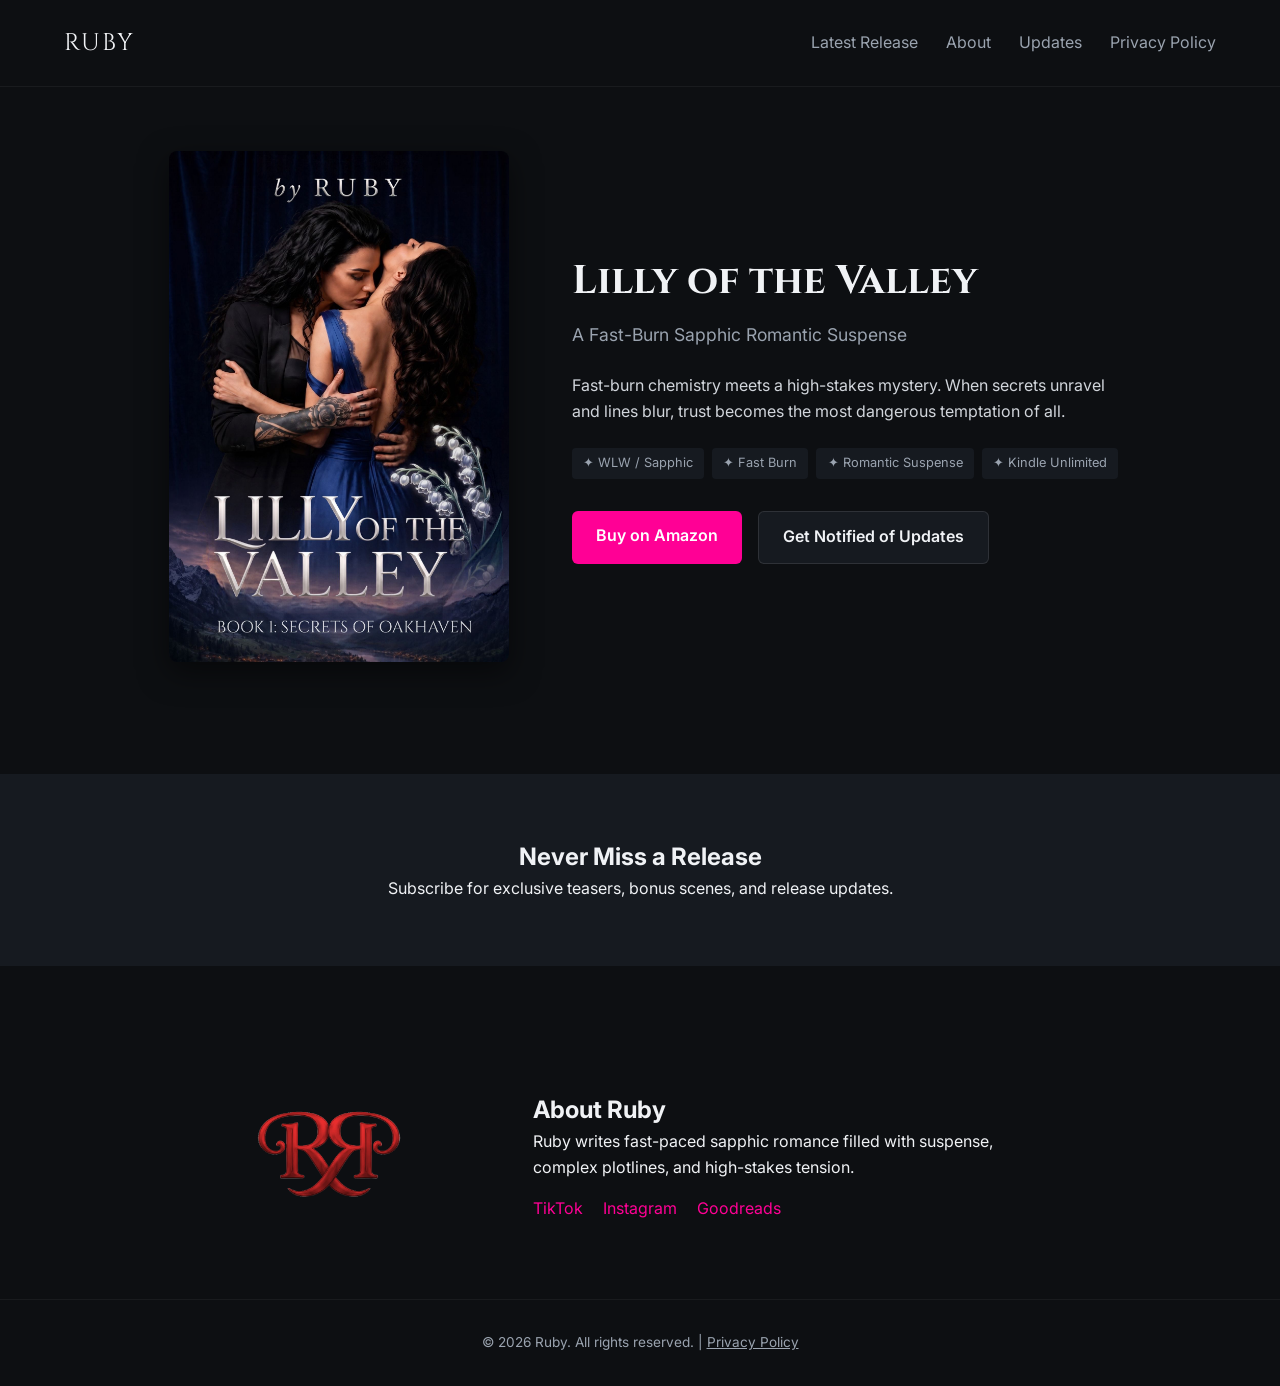
<file: index.html>
<!DOCTYPE html>
<html lang="en">
<head>
  <meta charset="UTF-8" />
  <meta name="viewport" content="width=device-width, initial-scale=1.0" />
  <title>Ruby | Sapphic Romance Author</title>
  <meta name="description" content="Official website for Ruby, author of Lilly of the Valley. High-stakes sapphic romantic suspense." />
  <link rel="stylesheet" href="assets/css/style.css" />
  <link rel="preconnect" href="https://fonts.googleapis.com">
  <link rel="preconnect" href="https://fonts.gstatic.com" crossorigin>
  <link href="https://fonts.googleapis.com/css2?family=Cinzel:wght@500;700&family=Inter:wght@300;400;600&display=swap" rel="stylesheet">
  
  <!-- Favicons -->
  <link rel="icon" type="image/png" sizes="32x32" href="assets/images/favicon-32x32.png" />
  <link rel="icon" type="image/png" sizes="16x16" href="assets/images/favicon-16x16.png" />
  <link rel="apple-touch-icon" sizes="180x180" href="assets/images/apple-touch-icon.png" />

  <!-- MailerLite Universal -->
  <script>
      (function(w,d,e,u,f,l,n){w[f]=w[f]||function(){(w[f].q=w[f].q||[])
      .push(arguments);},l=d.createElement(e),l.async=1,l.src=u,
      n=d.getElementsByTagName(e)[0],n.parentNode.insertBefore(l,n);})
      (window,document,'script','https://assets.mailerlite.com/js/universal.js','ml');
      ml('account', '2685129');
  </script>
  <!-- End MailerLite Universal -->
</head>
<body>

  <!-- Navigation -->
  <header class="navbar">
    <a href="#" class="brand">RUBY</a>
    <nav>
      <a href="#book">Latest Release</a>
      <a href="#about">About</a>
      <a href="#newsletter">Updates</a>
      <a href="privacy.html">Privacy Policy</a>
    </nav>
  </header>

  <!-- Hero / Main Book Feature -->
  <section id="book" class="hero">
    <div class="hero-container">
      <div class="book-cover">
        <img src="./assets/images/cover.jpg" alt="Lilly of the Valley Book Cover" />
      </div>
      <div class="book-details">
        <h1>Lilly of the Valley</h1>
        <p class="subhead">A Fast-Burn Sapphic Romantic Suspense</p>
        <p class="blurb">
          Fast-burn chemistry meets a high-stakes mystery. When secrets unravel and lines blur, trust becomes the most dangerous temptation of all.
        </p>
        <div class="tag-list">
          <span>✦ WLW / Sapphic</span>
          <span>✦ Fast Burn</span>
          <span>✦ Romantic Suspense</span>
          <span>✦ Kindle Unlimited</span>
        </div>
        <div class="cta-buttons">
          <a href="https://www.amazon.ca/dp/B0HMVGPVNW" class="btn primary">Buy on Amazon</a>
          <a href="#newsletter" class="btn secondary">Get Notified of Updates</a>
        </div>
      </div>
    </div>
  </section>

  <!-- Newsletter Signup (MailerLite Embedded) -->
  <section id="newsletter" class="newsletter-section">
    <div class="container">
      <h2>Never Miss a Release</h2>
      <p>Subscribe for exclusive teasers, bonus scenes, and release updates.</p>
      
      <!-- MailerLite Form Container -->
      <div class="ml-embedded" data-form="uR2Tao"></div>
    </div>
  </section>

  <!-- About the Author -->
  <section id="about" class="about-section">
    <div class="container about-grid">
      <div class="author-photo">
        <img src="./assets/images/RR logo no bg.png" alt="Ruby" />
      </div>
      <div class="author-bio">
        <h2>About Ruby</h2>
        <p>
          Ruby writes fast-paced sapphic romance filled with suspense, complex plotlines, and high-stakes tension. 
        </p>
        <div class="social-links">
          <a href="#" target="_blank">TikTok</a>
          <a href="#" target="_blank">Instagram</a>
          <a href="#" target="_blank">Goodreads</a>
        </div>
      </div>
    </div>
  </section>

  <!-- Footer -->
  <footer>
    <p>
      &copy; 2026 Ruby. All rights reserved. | 
      <a href="privacy.html" style="color: var(--text-muted); text-decoration: underline;">Privacy Policy</a>
    </p>
  </footer>

</body>
</html>
</file>
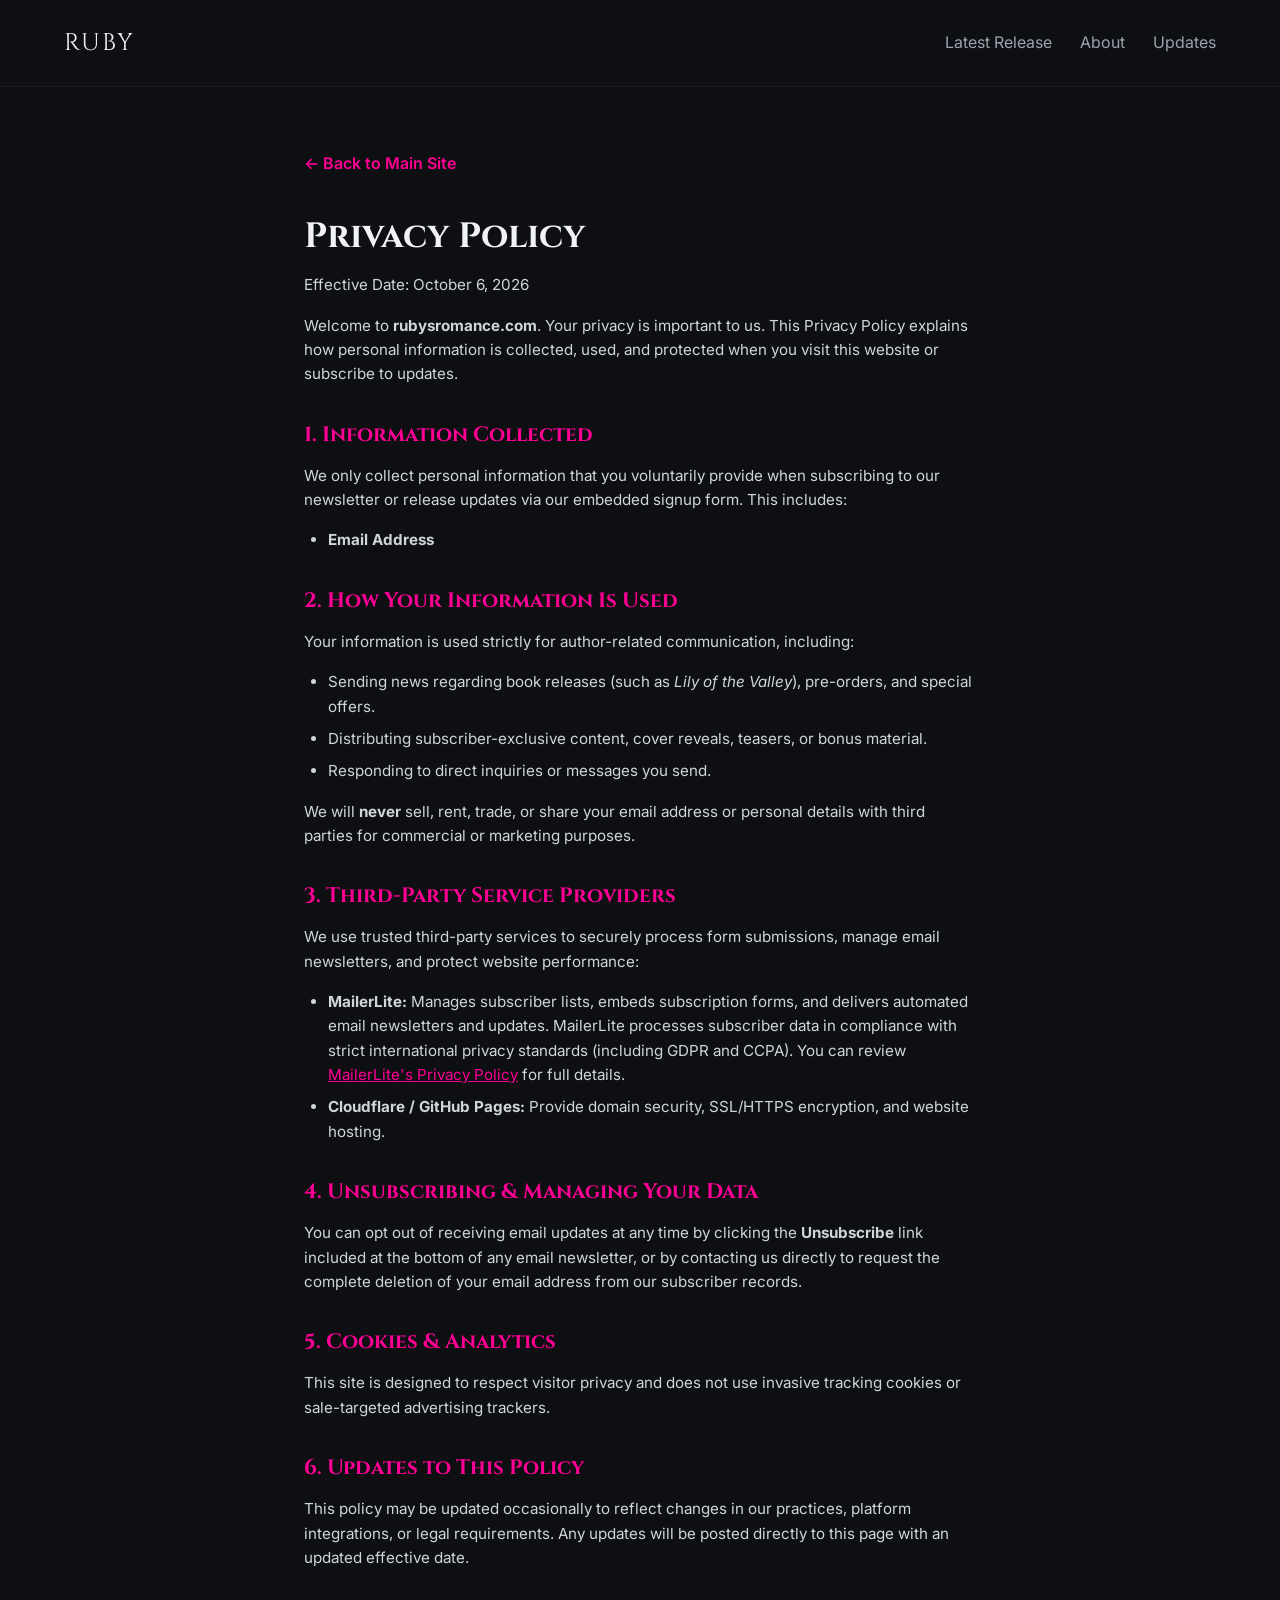
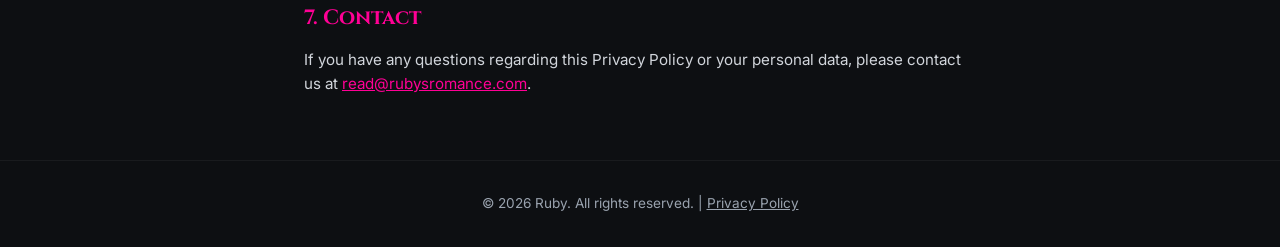
<file: privacy.html>
<!DOCTYPE html>
<html lang="en">
<head>
  <meta charset="UTF-8" />
  <meta name="viewport" content="width=device-width, initial-scale=1.0" />
  <title>Privacy Policy | Ruby's Romance</title>
  <link rel="stylesheet" href="assets/css/style.css" />
  <link rel="preconnect" href="https://fonts.googleapis.com">
  <link rel="preconnect" href="https://fonts.gstatic.com" crossorigin>
  <link href="https://fonts.googleapis.com/css2?family=Cinzel:wght@500;700&family=Inter:wght@300;400;600&display=swap" rel="stylesheet">
  
  <!-- Favicons -->
  <link rel="icon" type="image/png" sizes="32x32" href="assets/images/favicon-32x32.png" />
  <link rel="icon" type="image/png" sizes="16x16" href="assets/images/favicon-16x16.png" />
  <link rel="apple-touch-icon" sizes="180x180" href="assets/images/apple-touch-icon.png" />
  
  <style>
    .legal-container {
      max-width: 800px;
      margin: 4rem auto;
      padding: 0 5%;
    }
    .legal-container h1 {
      font-family: var(--font-heading);
      font-size: 2.2rem;
      margin-bottom: 0.5rem;
    }
    .legal-container h2 {
      font-family: var(--font-heading);
      font-size: 1.3rem;
      margin-top: 2rem;
      margin-bottom: 0.75rem;
      color: var(--accent-color);
    }
    .legal-container p, .legal-container ul {
      color: #d1d5db;
      margin-bottom: 1rem;
      font-size: 0.95rem;
    }
    .legal-container ul {
      padding-left: 1.5rem;
    }
    .legal-container li {
      margin-bottom: 0.5rem;
    }
    .effective-date {
      color: var(--text-muted);
      font-size: 0.85rem;
      margin-bottom: 2rem;
    }
    .back-link {
      display: inline-block;
      margin-bottom: 2rem;
      color: var(--accent-color);
      text-decoration: none;
      font-weight: 600;
    }
    .back-link:hover {
      text-decoration: underline;
    }
  </style>
</head>
<body>

  <header class="navbar">
    <a href="index.html" class="brand">RUBY</a>
    <nav>
      <a href="index.html#book">Latest Release</a>
      <a href="index.html#about">About</a>
      <a href="index.html#newsletter">Updates</a>
    </nav>
  </header>

  <main class="legal-container">
    <a href="index.html" class="back-link">&larr; Back to Main Site</a>
    <h1>Privacy Policy</h1>
    <p class="effective-date">Effective Date: October 6, 2026</p>

    <p>Welcome to <strong>rubysromance.com</strong>. Your privacy is important to us. This Privacy Policy explains how personal information is collected, used, and protected when you visit this website or subscribe to updates.</p>

    <h2>1. Information Collected</h2>
    <p>We only collect personal information that you voluntarily provide when subscribing to our newsletter or release updates via our embedded signup form. This includes:</p>
    <ul>
      <li><strong>Email Address</strong></li>
    </ul>

    <h2>2. How Your Information Is Used</h2>
    <p>Your information is used strictly for author-related communication, including:</p>
    <ul>
      <li>Sending news regarding book releases (such as <em>Lily of the Valley</em>), pre-orders, and special offers.</li>
      <li>Distributing subscriber-exclusive content, cover reveals, teasers, or bonus material.</li>
      <li>Responding to direct inquiries or messages you send.</li>
    </ul>
    <p>We will <strong>never</strong> sell, rent, trade, or share your email address or personal details with third parties for commercial or marketing purposes.</p>

    <h2>3. Third-Party Service Providers</h2>
    <p>We use trusted third-party services to securely process form submissions, manage email newsletters, and protect website performance:</p>
    <ul>
      <li><strong>MailerLite:</strong> Manages subscriber lists, embeds subscription forms, and delivers automated email newsletters and updates. MailerLite processes subscriber data in compliance with strict international privacy standards (including GDPR and CCPA). You can review <a href="https://www.mailerlite.com/legal/privacy-policy" target="_blank" rel="noopener noreferrer" style="color: var(--accent-color); text-decoration: underline;">MailerLite's Privacy Policy</a> for full details.</li>
      <li><strong>Cloudflare / GitHub Pages:</strong> Provide domain security, SSL/HTTPS encryption, and website hosting.</li>
    </ul>

    <h2>4. Unsubscribing & Managing Your Data</h2>
    <p>You can opt out of receiving email updates at any time by clicking the <strong>Unsubscribe</strong> link included at the bottom of any email newsletter, or by contacting us directly to request the complete deletion of your email address from our subscriber records.</p>

    <h2>5. Cookies & Analytics</h2>
    <p>This site is designed to respect visitor privacy and does not use invasive tracking cookies or sale-targeted advertising trackers.</p>

    <h2>6. Updates to This Policy</h2>
    <p>This policy may be updated occasionally to reflect changes in our practices, platform integrations, or legal requirements. Any updates will be posted directly to this page with an updated effective date.</p>

    <h2>7. Contact</h2>
    <p>If you have any questions regarding this Privacy Policy or your personal data, please contact us at <a href="mailto:readrubysromance@gmail.com" style="color: var(--accent-color);">read@rubysromance.com</a>.</p>
  </main>

  <footer>
    <p>&copy; 2026 Ruby. All rights reserved. | <a href="privacy.html" style="color: var(--text-muted); text-decoration: underline;">Privacy Policy</a></p>
  </footer>

</body>
</html>
</file>
<file: assets/css/style.css>
:root {
  --bg-color: #0d0f12;
  --card-bg: #161a20;
  --accent-color: #FF0095;
  --accent-hover: #CD0078;
  --text-main: #f0f2f5;
  --text-muted: #9aa3af;
  --font-heading: 'Cinzel', serif;
  --font-body: 'Inter', sans-serif;
}

* {
  box-sizing: border-box;
  margin: 0;
  padding: 0;
}

body {
  background-color: var(--bg-color);
  color: var(--text-main);
  font-family: var(--font-body);
  line-height: 1.6;
}

.navbar {
  display: flex;
  justify-content: space-between;
  align-items: center;
  padding: 1.5rem 5%;
  border-bottom: 1px solid rgba(255,255,255,0.05);
}

.brand {
  font-family: var(--font-heading);
  font-size: 1.5rem;
  letter-spacing: 2px;
  color: var(--text-main);
  text-decoration: none;
}

.navbar nav a {
  color: var(--text-muted);
  text-decoration: none;
  margin-left: 1.5rem;
  transition: color 0.2s;
}

.navbar nav a:hover {
  color: var(--accent-color);
}

.hero {
  padding: 4rem 5%;
  max-width: 1100px;
  margin: 0 auto;
}

.hero-container {
  display: grid;
  grid-template-columns: 1fr 1.5fr;
  gap: 3rem;
  align-items: center;
}

@media (max-width: 768px) {
  .hero-container {
    grid-template-columns: 1fr;
    text-align: center;
  }
}

.book-cover img {
  width: 100%;
  max-width: 340px;
  border-radius: 8px;
  box-shadow: 0 10px 30px rgba(0,0,0,0.5);
  margin: 0 auto;
  display: block;
}

.badge {
  display: inline-block;
  background: rgba(201, 74, 110, 0.15);
  color: var(--accent-color);
  padding: 0.3rem 0.8rem;
  border-radius: 20px;
  font-size: 0.85rem;
  font-weight: 600;
  margin-bottom: 1rem;
}

h1 {
  font-family: var(--font-heading);
  font-size: 2.5rem;
  margin-bottom: 0.5rem;
}

.subhead {
  color: var(--text-muted);
  font-size: 1.1rem;
  margin-bottom: 1.5rem;
}

.blurb {
  margin-bottom: 1.5rem;
  color: #d1d5db;
}

.tag-list {
  display: flex;
  flex-wrap: wrap;
  gap: 0.5rem;
  margin-bottom: 2rem;
}

.tag-list span {
  background: var(--card-bg);
  padding: 0.3rem 0.7rem;
  border-radius: 4px;
  font-size: 0.8rem;
  color: var(--text-muted);
}

.cta-buttons {
  display: flex;
  gap: 1rem;
  flex-wrap: wrap;
}

.btn {
  display: inline-block;
  padding: 0.8rem 1.5rem;
  border-radius: 6px;
  text-decoration: none;
  font-weight: 600;
  transition: background 0.2s;
}

.btn.primary {
  background-color: var(--accent-color);
  color: #fff;
}

.btn.primary:hover {
  background-color: var(--accent-hover);
}

.btn.secondary {
  background-color: var(--card-bg);
  color: var(--text-main);
  border: 1px solid rgba(255,255,255,0.1);
}

.newsletter-section {
  background-color: var(--card-bg);
  padding: 4rem 5%;
  text-align: center;
  margin: 3rem 0;
}

.newsletter-form {
  display: flex;
  justify-content: center;
  gap: 0.5rem;
  margin-top: 1.5rem;
  max-width: 500px;
  margin-left: auto;
  margin-right: auto;
}

.newsletter-form input {
  padding: 0.8rem;
  border-radius: 6px;
  border: 1px solid rgba(255,255,255,0.1);
  background: var(--bg-color);
  color: #fff;
  flex: 1;
}

.about-section {
  padding: 4rem 5%;
  max-width: 900px;
  margin: 0 auto;
}

.about-grid {
  display: grid;
  grid-template-columns: 1fr 2fr;
  gap: 2rem;
  align-items: center;
}

@media (max-width: 600px) {
  .about-grid {
    grid-template-columns: 1fr;
    text-align: center;
  }
}

.author-photo img {
  width: 150px;
  height: 150px;
  border-radius: 50%;
  object-fit: cover;
}

.social-links {
  margin-top: 1rem;
}

.social-links a {
  color: var(--accent-color);
  margin-right: 1rem;
  text-decoration: none;
}

footer {
  text-align: center;
  padding: 2rem;
  color: var(--text-muted);
  font-size: 0.85rem;
  border-top: 1px solid rgba(255,255,255,0.05);
}

/* ==========================================
   MailerLite Dark Theme & Clean Up Overrides
   ========================================== */

/* 1. Hide MailerLite's duplicate headers and titles */
.ml-embedded .ml-form-embedHeader,
.ml-embedded .ml-form-embedBody .ml-form-embedContent h4,
.ml-embedded .ml-form-embedBody .ml-form-embedContent p:first-child {
  display: none !important;
}

/* 2. Container background & text colors */
.ml-embedded,
.ml-embedded .ml-form-embedWrapper,
.ml-embedded .ml-form-embedBody,
.ml-embedded .ml-form-embedContent {
  background: transparent !important;
  color: var(--text-main) !important;
  font-family: var(--font-body) !important;
  max-width: 480px !important;
  margin: 0 auto !important;
  padding: 0 !important;
}

/* 3. Helper text & Privacy Policy text */
.ml-embedded p,
.ml-embedded label,
.ml-embedded span,
.ml-embedded a {
  color: var(--text-muted) !important;
  font-size: 0.88rem !important;
}

.ml-embedded a {
  text-decoration: underline !important;
}

/* 4. Input Fields (Dark surface, white text, subtle border) */
.ml-embedded input[type="text"],
.ml-embedded input[type="email"] {
  background-color: var(--bg-color) !important;
  color: #ffffff !important;
  border: 1px solid rgba(255, 255, 255, 0.15) !important;
  border-radius: 6px !important;
  padding: 0.85rem 1rem !important;
  font-size: 0.95rem !important;
  width: 100% !important;
  box-sizing: border-box !important;
}

.ml-embedded input::placeholder {
  color: var(--text-muted) !important;
  opacity: 0.7;
}

.ml-embedded input:focus {
  border-color: var(--accent-color) !important;
  outline: none !important;
  box-shadow: 0 0 0 2px rgba(201, 74, 110, 0.2) !important;
}

/* 5. Center reCAPTCHA box */
.ml-embedded .ml-form-recaptcha,
.ml-embedded .g-recaptcha {
  display: flex !important;
  justify-content: center !important;
  margin: 1rem 0 !important;
}

/* 6. Subscribe Button (Styled with your site's accent pink) */
.ml-embedded button[type="submit"],
.ml-embedded .ml-button-horizontal button {
  background-color: var(--accent-color) !important;
  color: #ffffff !important;
  border: none !important;
  border-radius: 6px !important;
  font-family: var(--font-body) !important;
  font-weight: 600 !important;
  font-size: 1rem !important;
  padding: 0.85rem 2rem !important;
  width: 100% !important;
  cursor: pointer !important;
  transition: background-color 0.2s ease, transform 0.1s ease !important;
  margin-top: 0.5rem !important;
}

.ml-embedded button[type="submit"]:hover,
.ml-embedded .ml-button-horizontal button:hover {
  background-color: var(--accent-hover) !important;
}
</file>
